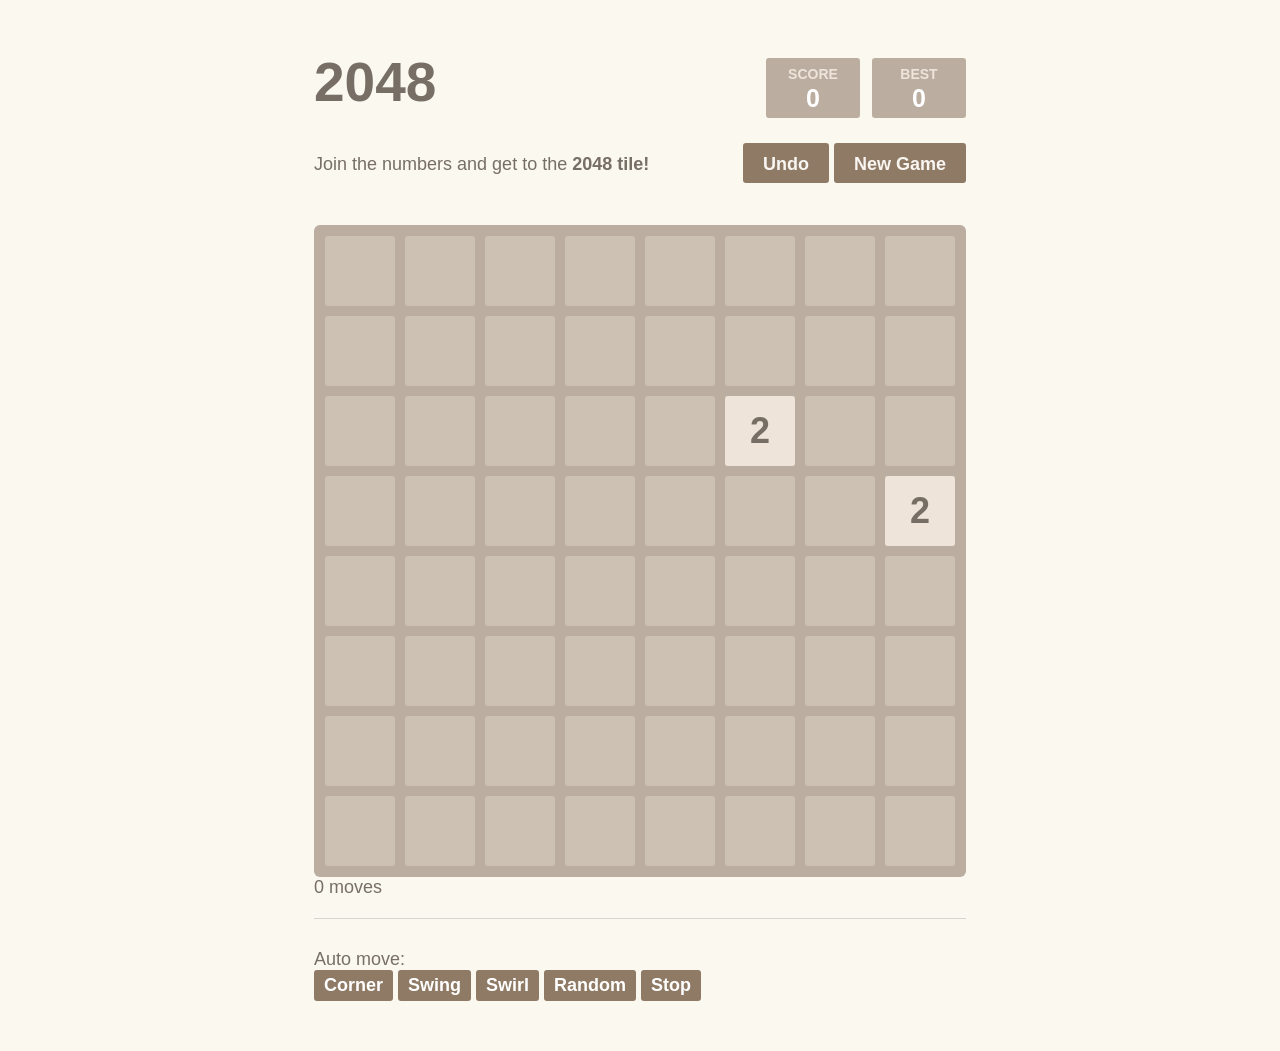
<file: index.html>
<!DOCTYPE HTML>
<html>
<head>
<title>2048</title>
<link href="style/main.css" rel="stylesheet" type="text/css">
<link rel="shortcut icon" href="https://gabrielecirulli.github.io/2048/favicon.ico">
</head>
<body>
<div class="container">
    <div class="heading">
        <h1 class="title">2048</h1>

        <div class="scores-container">
            <div class="score-container">0</div>
            <div class="best-container">0</div>
        </div>
    </div>
    <div class="above-game">
        <p class="game-intro">Join the numbers and get to the <strong>2048 tile!</strong></p>
        <a class="restart-button">New Game</a>
        <a class="undo-button">Undo</a>

    </div>
    <div class="game-container">
        <div class="game-message">
            <p></p>
            <div class="lower"> <a class="keep-playing-button">Keep going</a>
 <a class="retry-button">Try again</a>

                <div class="score-sharing"></div>
            </div>
        </div>
        <div class="grid-container">
            <div class="grid-row">
                <div class="grid-cell"></div>
                <div class="grid-cell"></div>
                <div class="grid-cell"></div>
                <div class="grid-cell"></div>
                <div class="grid-cell"></div>
                <div class="grid-cell"></div>
                <div class="grid-cell"></div>
                <div class="grid-cell"></div>
            </div>
            <div class="grid-row">
                <div class="grid-cell"></div>
                <div class="grid-cell"></div>
                <div class="grid-cell"></div>
                <div class="grid-cell"></div>
                <div class="grid-cell"></div>
                <div class="grid-cell"></div>
                <div class="grid-cell"></div>
                <div class="grid-cell"></div>
            </div>
            <div class="grid-row">
                <div class="grid-cell"></div>
                <div class="grid-cell"></div>
                <div class="grid-cell"></div>
                <div class="grid-cell"></div>
                <div class="grid-cell"></div>
                <div class="grid-cell"></div>
                <div class="grid-cell"></div>
                <div class="grid-cell"></div>
            </div>
            <div class="grid-row">
                <div class="grid-cell"></div>
                <div class="grid-cell"></div>
                <div class="grid-cell"></div>
                <div class="grid-cell"></div>
                <div class="grid-cell"></div>
                <div class="grid-cell"></div>
                <div class="grid-cell"></div>
                <div class="grid-cell"></div>
            </div>
            <div class="grid-row">
                <div class="grid-cell"></div>
                <div class="grid-cell"></div>
                <div class="grid-cell"></div>
                <div class="grid-cell"></div>
                <div class="grid-cell"></div>
                <div class="grid-cell"></div>
                <div class="grid-cell"></div>
                <div class="grid-cell"></div>
            </div>
            <div class="grid-row">
                <div class="grid-cell"></div>
                <div class="grid-cell"></div>
                <div class="grid-cell"></div>
                <div class="grid-cell"></div>
                <div class="grid-cell"></div>
                <div class="grid-cell"></div>
                <div class="grid-cell"></div>
                <div class="grid-cell"></div>
            </div>
            <div class="grid-row">
                <div class="grid-cell"></div>
                <div class="grid-cell"></div>
                <div class="grid-cell"></div>
                <div class="grid-cell"></div>
                <div class="grid-cell"></div>
                <div class="grid-cell"></div>
                <div class="grid-cell"></div>
                <div class="grid-cell"></div>
            </div>
            <div class="grid-row">
                <div class="grid-cell"></div>
                <div class="grid-cell"></div>
                <div class="grid-cell"></div>
                <div class="grid-cell"></div>
                <div class="grid-cell"></div>
                <div class="grid-cell"></div>
                <div class="grid-cell"></div>
                <div class="grid-cell"></div>
            </div>
        </div>
        <div class="tile-container"></div>
    </div>
    <div class="moves-container">0 moves</div>
    <hr>
    Auto move:<br>
    <button name="automove" type="button" onclick="doMovementPattern(corner);">Corner</button>
    <button name="automove" type="button" onclick="doMovementPattern(swing);">Swing</button>
    <button name="automove" type="button" onclick="doMovementPattern(swirl);">Swirl</button>
    <button name="automove" type="button" onclick="doMovementPattern(random);">Random</button>
    <button type="button" onclick="stopMovement();">Stop</button>
</div>
<script src="js/bind_polyfill.js"></script>
<script src="js/classlist_polyfill.js"></script>
<script src="js/animframe_polyfill.js"></script>
<script src="js/keyboard_input_manager.js"></script>
<script src="js/html_actuator.js"></script>
<script src="js/grid.js"></script>
<script src="js/tile.js"></script>
<script src="js/local_storage_manager.js"></script>
<script src="js/game_manager.js"></script>
<script src="js/application.js"></script>
</body>
</html>
</file>
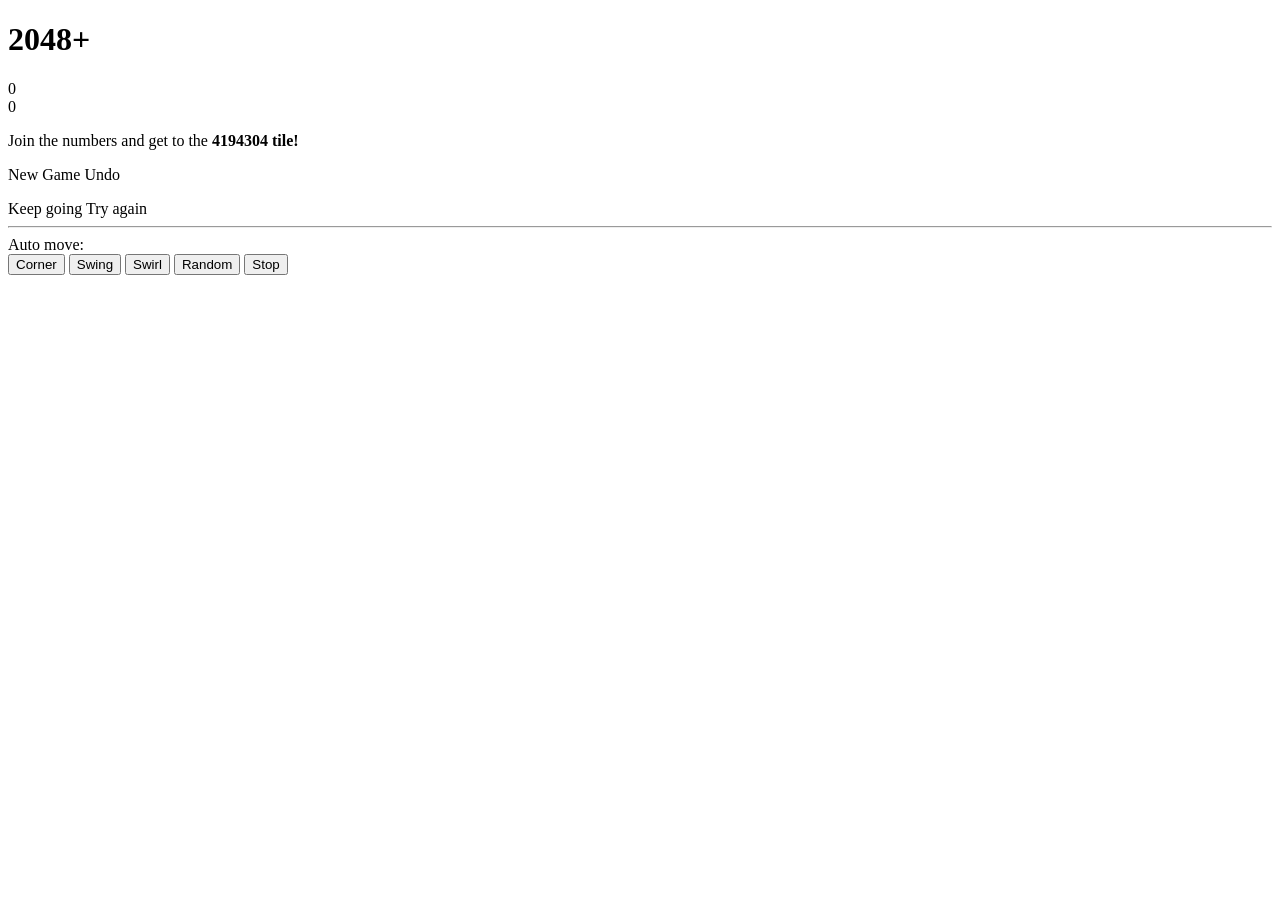
<file: js/index.html>
<!DOCTYPE HTML>
<html>
<head>
<title>2048+</title>
</head>
<body>
<div class="container">
    <div class="heading">
        <h1 class="title">2048+</h1>

        <div class="scores-container">
            <div class="score-container">0</div>
            <div class="best-container">0</div>
        </div>
    </div>
    <div class="above-game">
        <p class="game-intro">Join the numbers and get to the <strong>4194304 tile!</strong></p>
        <a class="restart-button">New Game</a>
        <a class="undo-button">Undo</a>

    </div>
    <div class="game-container">
        <div class="game-message">
            <p></p>
            <div class="lower"> <a class="keep-playing-button">Keep going</a>
 <a class="retry-button">Try again</a>

                <div class="score-sharing"></div>
            </div>
        </div>
        <div class="grid-container">
            <div class="grid-row">
                <div class="grid-cell"></div>
                <div class="grid-cell"></div>
                <div class="grid-cell"></div>
                <div class="grid-cell"></div>
                <div class="grid-cell"></div>
                <div class="grid-cell"></div>
                <div class="grid-cell"></div>
                <div class="grid-cell"></div>
            </div>
            <div class="grid-row">
                <div class="grid-cell"></div>
                <div class="grid-cell"></div>
                <div class="grid-cell"></div>
                <div class="grid-cell"></div>
                <div class="grid-cell"></div>
                <div class="grid-cell"></div>
                <div class="grid-cell"></div>
                <div class="grid-cell"></div>
            </div>
            <div class="grid-row">
                <div class="grid-cell"></div>
                <div class="grid-cell"></div>
                <div class="grid-cell"></div>
                <div class="grid-cell"></div>
                <div class="grid-cell"></div>
                <div class="grid-cell"></div>
                <div class="grid-cell"></div>
                <div class="grid-cell"></div>
            </div>
            <div class="grid-row">
                <div class="grid-cell"></div>
                <div class="grid-cell"></div>
                <div class="grid-cell"></div>
                <div class="grid-cell"></div>
                <div class="grid-cell"></div>
                <div class="grid-cell"></div>
                <div class="grid-cell"></div>
                <div class="grid-cell"></div>
            </div>
            <div class="grid-row">
                <div class="grid-cell"></div>
                <div class="grid-cell"></div>
                <div class="grid-cell"></div>
                <div class="grid-cell"></div>
                <div class="grid-cell"></div>
                <div class="grid-cell"></div>
                <div class="grid-cell"></div>
                <div class="grid-cell"></div>
            </div>
            <div class="grid-row">
                <div class="grid-cell"></div>
                <div class="grid-cell"></div>
                <div class="grid-cell"></div>
                <div class="grid-cell"></div>
                <div class="grid-cell"></div>
                <div class="grid-cell"></div>
                <div class="grid-cell"></div>
                <div class="grid-cell"></div>
            </div>
            <div class="grid-row">
                <div class="grid-cell"></div>
                <div class="grid-cell"></div>
                <div class="grid-cell"></div>
                <div class="grid-cell"></div>
                <div class="grid-cell"></div>
                <div class="grid-cell"></div>
                <div class="grid-cell"></div>
                <div class="grid-cell"></div>
            </div>
            <div class="grid-row">
                <div class="grid-cell"></div>
                <div class="grid-cell"></div>
                <div class="grid-cell"></div>
                <div class="grid-cell"></div>
                <div class="grid-cell"></div>
                <div class="grid-cell"></div>
                <div class="grid-cell"></div>
                <div class="grid-cell"></div>
            </div>
        </div>
        <div class="tile-container"></div>
    </div>
    <div class="moves-container"></div>
    <hr>
    Auto move:<br>
    <button name="automove" type="button" onclick="doMovementPattern(corner);">Corner</button>
    <button name="automove" type="button" onclick="doMovementPattern(swing);">Swing</button>
    <button name="automove" type="button" onclick="doMovementPattern(swirl);">Swirl</button>
    <button name="automove" type="button" onclick="doMovementPattern(random);">Random</button>
    <button type="button" onclick="stopMovement();">Stop</button>
</div>
</body>
</html>
</file>
<file: style/main.css>
html, body {
  margin: 0;
  padding: 0;
  background: #faf8ef;
  color: #776e65;
  font-family: "Clear Sans", "Helvetica Neue", Arial, sans-serif;
  font-size: 18px; }

body {
  margin: 50px 0; }

.heading:after {
  content: "";
  display: block;
  clear: both; }

h1.title {
  font-size: 55px;
  font-weight: bold;
  margin: 0;
  display: block;
  float: left; }

button {
  color: white;
  background: #8f7a66;
  padding: 5px 10px;
  border-radius: 3px;
  border: none;
  font-size: 18px;
  font-family: "Clear Sans", "Helvetica Neue", Arial, sans-serif;
  font-weight: bold; }

@keyframes move-up {
  0% {
    top: 25px;
    opacity: 1; }

  100% {
    top: -50px;
    opacity: 0; } }

.scores-container {
  float: right;
  text-align: right; }

.score-container, .best-container {
  position: relative;
  display: inline-block;
  background: #bbada0;
  padding: 16px 7px;
  font-size: 25px;
  height: 28px;
  line-height: 48px;
  font-weight: bold;
  border-radius: 3px;
  color: white;
  margin-top: 8px;
  margin-bottom: 25px;
  min-width: 80px;
  margin-left: 7px;
  text-align: center; }
  .score-container:after, .best-container:after {
    position: absolute;
    width: 100%;
    top: 10px;
    left: 0;
    text-transform: uppercase;
    font-size: 14px;
    line-height: 12px;
    text-align: center;
    color: #eee4da; }
  .score-container .score-addition, .best-container .score-addition {
    position: absolute;
    right: 30px;
    color: red;
    font-size: 25px;
    line-height: 25px;
    font-weight: bold;
    color: rgba(119, 110, 101, 0.9);
    z-index: 100;
    animation: move-up 600ms ease-in;
    animation-fill-mode: both; }

.score-container:after {
  content: "Score"; }

.best-container:after {
  content: "Best"; }

p {
  margin-top: 0;
  margin-bottom: 10px;
  line-height: 1.65; }

a {
  color: #776e65;
  font-weight: bold;
  text-decoration: underline;
  cursor: pointer; }

strong.important {
  text-transform: uppercase; }

hr {
  border: none;
  border-bottom: 1px solid #d8d4d0;
  margin-top: 20px;
  margin-bottom: 30px; }

.container {
  width: 652px;
  margin: 0 auto; }

@keyframes fade-in {
  0% {
    opacity: 0; }

  100% {
    opacity: 1; } }

.game-container {
  margin-top: 40px;
  position: relative;
  padding: 11px;
  cursor: default;
  -webkit-touch-callout: none;
  -webkit-user-select: none;
  -moz-user-select: none;
  background: #bbada0;
  border-radius: 6px;
  width: 652px;
  height: 652px;
  box-sizing: border-box; }
  .game-container .game-message {
    display: none;
    position: absolute;
    top: 0;
    right: 0;
    bottom: 0;
    left: 0;
    background: rgba(238, 228, 218, 0.5);
    border-radius: 6px;
    z-index: 100;
    text-align: center;
    animation: fade-in 800ms ease 1200ms;
    animation-fill-mode: both; }
    .game-container .game-message p {
      font-size: 60px;
      font-weight: bold;
      height: 60px;
      line-height: 60px;
      margin-top: 222px; }
    .game-container .game-message .lower {
      display: block;
      margin-top: 59px; }
    .game-container .game-message a {
      display: inline-block;
      background: #8f7a66;
      border-radius: 3px;
      padding: 0 20px;
      text-decoration: none;
      color: #f9f6f2;
      height: 40px;
      line-height: 42px;
      margin-left: 9px; }
      .game-container .game-message a.keep-playing-button {
        display: none; }
    .game-container .game-message .score-sharing {      display: inline-block;      vertical-align: middle;      margin-left: 10px; }    .game-container .game-message.game-won {
      background: rgba(237, 194, 46, 0.5);
      color: #f9f6f2; }
      .game-container .game-message.game-won a.keep-playing-button {
        display: inline-block; }
    .game-container .game-message.game-won, .game-container .game-message.game-over {
      display: block; }

.grid-container {
  position: absolute;
  z-index: 1; }

.grid-row {
  margin-bottom: 10px; }
  .grid-row:last-child {
    margin-bottom: 0; }
  .grid-row:after {
    content: "";
    display: block;
    clear: both; }

.grid-cell {
  width: 70px;
  height: 70px;
  margin-right: 10px;
  float: left;
  border-radius: 3px;
  background: rgba(238, 228, 218, 0.35); }
  .grid-cell:last-child {
    margin-right: 0; }

.tile-container {
  position: absolute;
  z-index: 2; }

.tile, .tile .tile-inner {
  width: 70px;
  height: 70px;
  line-height: 70px; }
.tile.tile-position-1-1 {
  transform: translate(0px, 0px); }
.tile.tile-position-1-2 {
  transform: translate(0px, 80px); }
.tile.tile-position-1-3 {
  transform: translate(0px, 160px); }
.tile.tile-position-1-4 {
  transform: translate(0px, 240px); }
.tile.tile-position-1-5 {
  transform: translate(0px, 320px); }
.tile.tile-position-1-6 {
  transform: translate(0px, 400px); }
.tile.tile-position-1-7 {
  transform: translate(0px, 480px); }
.tile.tile-position-1-8 {
  transform: translate(0px, 560px); }
.tile.tile-position-2-1 {
  transform: translate(80px, 0px); }
.tile.tile-position-2-2 {
  transform: translate(80px, 80px); }
.tile.tile-position-2-3 {
  transform: translate(80px, 160px); }
.tile.tile-position-2-4 {
  transform: translate(80px, 240px); }
.tile.tile-position-2-5 {
  transform: translate(80px, 320px); }
.tile.tile-position-2-6 {
  transform: translate(80px, 400px); }
.tile.tile-position-2-7 {
  transform: translate(80px, 480px); }
.tile.tile-position-2-8 {
  transform: translate(80px, 560px); }
.tile.tile-position-3-1 {
  transform: translate(160px, 0px); }
.tile.tile-position-3-2 {
  transform: translate(160px, 80px); }
.tile.tile-position-3-3 {
  transform: translate(160px, 160px); }
.tile.tile-position-3-4 {
  transform: translate(160px, 240px); }
.tile.tile-position-3-5 {
  transform: translate(160px, 320px); }
.tile.tile-position-3-6 {
  transform: translate(160px, 400px); }
.tile.tile-position-3-7 {
  transform: translate(160px, 480px); }
.tile.tile-position-3-8 {
  transform: translate(160px, 560px); }
.tile.tile-position-4-1 {
  transform: translate(240px, 0px); }
.tile.tile-position-4-2 {
  transform: translate(240px, 80px); }
.tile.tile-position-4-3 {
  transform: translate(240px, 160px); }
.tile.tile-position-4-4 {
  transform: translate(240px, 240px); }
.tile.tile-position-4-5 {
  transform: translate(240px, 320px); }
.tile.tile-position-4-6 {
  transform: translate(240px, 400px); }
.tile.tile-position-4-7 {
  transform: translate(240px, 480px); }
.tile.tile-position-4-8 {
  transform: translate(240px, 560px); }
.tile.tile-position-5-1 {
  transform: translate(320px, 0px); }
.tile.tile-position-5-2 {
  transform: translate(320px, 80px); }
.tile.tile-position-5-3 {
  transform: translate(320px, 160px); }
.tile.tile-position-5-4 {
  transform: translate(320px, 240px); }
.tile.tile-position-5-5 {
  transform: translate(320px, 320px); }
.tile.tile-position-5-6 {
  transform: translate(320px, 400px); }
.tile.tile-position-5-7 {
  transform: translate(320px, 480px); }
.tile.tile-position-5-8 {
  transform: translate(320px, 560px); }
.tile.tile-position-6-1 {
  transform: translate(400px, 0px); }
.tile.tile-position-6-2 {
  transform: translate(400px, 80px); }
.tile.tile-position-6-3 {
  transform: translate(400px, 160px); }
.tile.tile-position-6-4 {
  transform: translate(400px, 240px); }
.tile.tile-position-6-5 {
  transform: translate(400px, 320px); }
.tile.tile-position-6-6 {
  transform: translate(400px, 400px); }
.tile.tile-position-6-7 {
  transform: translate(400px, 480px); }
.tile.tile-position-6-8 {
  transform: translate(400px, 560px); }
.tile.tile-position-7-1 {
  transform: translate(480px, 0px); }
.tile.tile-position-7-2 {
  transform: translate(480px, 80px); }
.tile.tile-position-7-3 {
  transform: translate(480px, 160px); }
.tile.tile-position-7-4 {
  transform: translate(480px, 240px); }
.tile.tile-position-7-5 {
  transform: translate(480px, 320px); }
.tile.tile-position-7-6 {
  transform: translate(480px, 400px); }
.tile.tile-position-7-7 {
  transform: translate(480px, 480px); }
.tile.tile-position-7-8 {
  transform: translate(480px, 560px); }
.tile.tile-position-8-1 {
  transform: translate(560px, 0px); }
.tile.tile-position-8-2 {
  transform: translate(560px, 80px); }
.tile.tile-position-8-3 {
  transform: translate(560px, 160px); }
.tile.tile-position-8-4 {
  transform: translate(560px, 240px); }
.tile.tile-position-8-5 {
  transform: translate(560px, 320px); }
.tile.tile-position-8-6 {
  transform: translate(560px, 400px); }
.tile.tile-position-8-7 {
  transform: translate(560px, 480px); }
.tile.tile-position-8-8 {
  transform: translate(560px, 560px); }

.tile {
  position: absolute;
  transition: 100ms ease-in-out;
  transition-property: transform; }
  .tile .tile-inner {
    border-radius: 3px;
    background: #eee4da;
    text-align: center;
    font-weight: bold;
    z-index: 10;
    font-size: 36px; }
  .tile.tile-2 .tile-inner {
    background: #eee4da; }
  .tile.tile-4 .tile-inner {
    background: #ede0c8; }
  .tile.tile-8 .tile-inner {
    color: #f9f6f2;
    background: #f2b179; }
  .tile.tile-16 .tile-inner {
    color: #f9f6f2;
    background: #f59563; }
  .tile.tile-32 .tile-inner {
    color: #f9f6f2;
    background: #f67c5f; }
  .tile.tile-64 .tile-inner {
    color: #f9f6f2;
    background: #f65e3b; }
  .tile.tile-128 .tile-inner {
    color: #f9f6f2;
    background: #edcf72;
    font-size: 32px; }
  .tile.tile-256 .tile-inner {
    color: #f9f6f2;
    background: #edcc61;
    font-size: 32px; }
  .tile.tile-512 .tile-inner {
    color: #f9f6f2;
    background: #edc850;
    font-size: 32px; }
  .tile.tile-1024 .tile-inner {
    color: #f9f6f2;
    background: #edc53f;
    font-size: 25px; }
  .tile.tile-2048 .tile-inner {
    color: #f9f6f2;
    background: #edc22e;
    font-size: 245x; }
  .tile.tile-4096 .tile-inner {
    color: #f9f6f2;
    background: #dab6da;
    font-size: 25px; }
  .tile.tile-8192 .tile-inner {
    color: #f9f6f2;
    background: #c18bc1;
    font-size: 25px; }
  .tile.tile-16384 .tile-inner {
    color: #f9f6f2;
    background: #b26ab3;
    font-size: 20px; }
  .tile.tile-32768 .tile-inner {
    color: #f9f6f2;
    background: #930093;
    font-size: 20px; }
  .tile.tile-65536 .tile-inner {
    color: #f9f6f2;
    background: #750075;
    font-size: 20px; }
  .tile.tile-131072 .tile-inner {
    color: #f9f6f2;
    background: #888ddb;
    font-size: 17px; }
  .tile.tile-262144 .tile-inner {
    color: #f9f6f2;
    background: #767cd8;
    font-size: 17px; }
  .tile.tile-524288 .tile-inner {
    color: #f9f6f2;
    background: #646cd5;
    font-size: 17px; }
  .tile.tile-1048576 .tile-inner {
    color: #f9f6f2;
    background: #525ad0;
    font-size: 15px; }
  .tile.tile-2097152 .tile-inner {
    color: #f9f6f2;
    background: #3f48cc;
    font-size: 15px; }
  .tile.tile-4194304 .tile-inner {
    color: #f9f6f2;
    background: #989898;
    font-size: 15px; }
  .tile.tile-8388608 .tile-inner {
    color: #f9f6f2;
    background: #737373;
    font-size: 15px; }
  .tile.tile-16777216 .tile-inner {
    color: #f9f6f2;
    background: #555555;
    font-size: 13px; }
  .tile.tile-33554432 .tile-inner {
    color: #f9f6f2;
    background: #4a4a4a;
    font-size: 13px; }
  .tile.tile-67108864 .tile-inner {
    color: #f9f6f2;
    background: #3e3e3e;
    font-size: 13px; }
  .tile.tile-134217728 .tile-inner {
    color: #f9f6f2;
    background: #323232;
    font-size: 12px; }
  .tile.tile-268435456 .tile-inner {
    color: #f9f6f2;
    background: #262626;
    font-size: 12px; }
  .tile.tile-536870912 .tile-inner {
    color: #f9f6f2;
    background: #1a1a1a;
    font-size: 12px; }
  .tile.tile-1073741824 .tile-inner {
    color: #f9f6f2;
    background: #0d0d0d;
    font-size: 11px; }

@keyframes appear {
  0% {
    transform: scale(0); }

  100% {
    transform: scale(1); } }

.tile-new .tile-inner {
  animation: appear 200ms ease 100ms;
  animation-fill-mode: backwards; }

@keyframes pop {
  0% {
    transform: scale(0); }

  50% {
    transform: scale(1.2); }

  100% {
    transform: scale(1); } }

.tile-merged .tile-inner {
  z-index: 20;
  animation: pop 200ms ease 100ms;
  animation-fill-mode: backwards; }

.above-game:after {
    content:"";
    display: block;
    clear: both; }
.game-intro {
    float: left;
    line-height: 42px;
    margin-bottom: 0; }
.restart-button, .undo-button {
    display: inline-block;
    background: #8f7a66;
    border-radius: 3px;
    padding: 0 20px;
    text-decoration: none;
    color: #f9f6f2;
    height: 40px;
    line-height: 42px;
    cursor: pointer;
    display: block;
    text-align: center;
    float: right;
    margin-left: 5px; }
</file>
